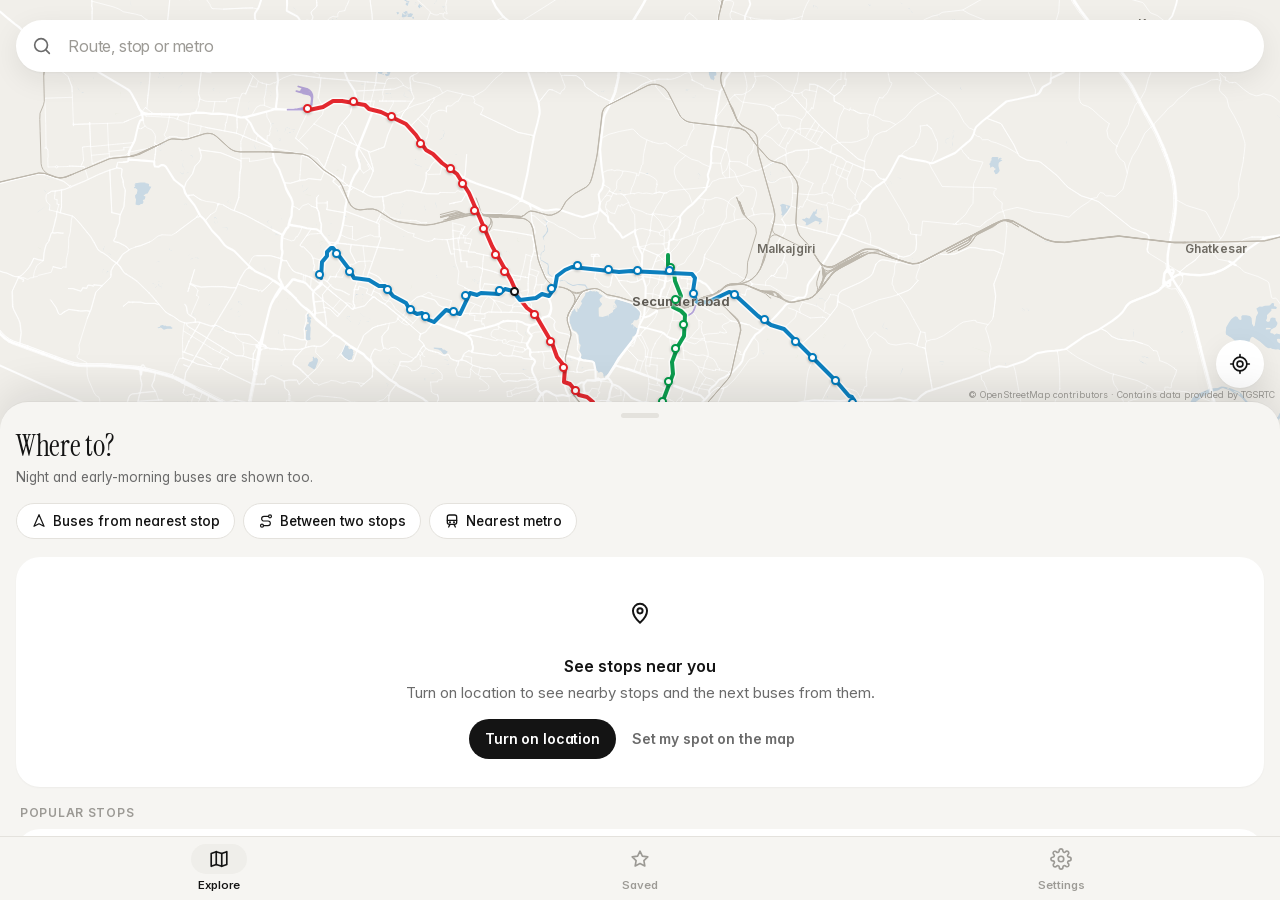
<file: assets/index.html>
<!doctype html>
<html lang="en">
<head>
<meta charset="utf-8">
<meta name="viewport" content="width=device-width, initial-scale=1, maximum-scale=1, user-scalable=no, viewport-fit=cover">
<title>Bus Bhai</title>
<link rel="stylesheet" href="lib/leaflet.css">
<link rel="stylesheet" href="css/app.css">
</head>
<body>
<div id="map" aria-label="Map"></div>

<!-- Top: search -->
<div class="top" id="top">
  <div class="searchbar" id="searchbar">
    <button class="icon-btn sb-left" id="sbBack" aria-label="Back"></button>
    <input id="q" type="search" autocomplete="off" autocapitalize="off" autocorrect="off" spellcheck="false" enterkeyhint="search">
    <button class="icon-btn sb-clear" id="sbClear" aria-label="Clear"></button>
  </div>
  <div class="banner" id="offline" hidden></div>
</div>

<!-- Search results overlay -->
<div class="search-panel" id="searchPanel" hidden>
  <div class="sp-inner" id="spInner"></div>
</div>

<!-- Map controls -->
<div class="fabs" id="fabs">
  <button class="fab" id="locate" aria-label="My location"></button>
</div>

<!-- Bottom sheet -->
<section class="sheet" id="sheet" data-snap="half">
  <div class="sheet-grip" id="grip"><span></span></div>
  <div class="sheet-body" id="sheetBody"></div>
</section>

<!-- Full pages -->
<section class="page" id="page-saved" hidden><div class="page-inner" id="savedInner"></div></section>
<section class="page" id="page-settings" hidden><div class="page-inner" id="settingsInner"></div></section>

<!-- Tabs -->
<nav class="tabbar" id="tabbar">
  <button class="tab active" data-tab="map"><i></i><span data-t="tabMap"></span></button>
  <button class="tab" data-tab="saved"><i></i><span data-t="tabSaved"></span></button>
  <button class="tab" data-tab="settings"><i></i><span data-t="tabSettings"></span></button>
</nav>

<!-- Modal -->
<div class="modal" id="modal" hidden><div class="modal-card" id="modalCard"></div></div>
<div class="toast" id="toast"></div>

<script src="lib/leaflet.js"></script>
<script src="lib/mqtt.min.js"></script>
<script src="js/core.js"></script>
<script src="js/i18n.js"></script>
<script src="js/icons.js"></script>
<script src="js/live.js"></script>
<script src="js/basemap.js"></script>
<script src="js/app.js"></script>
</body>
</html>
</file>
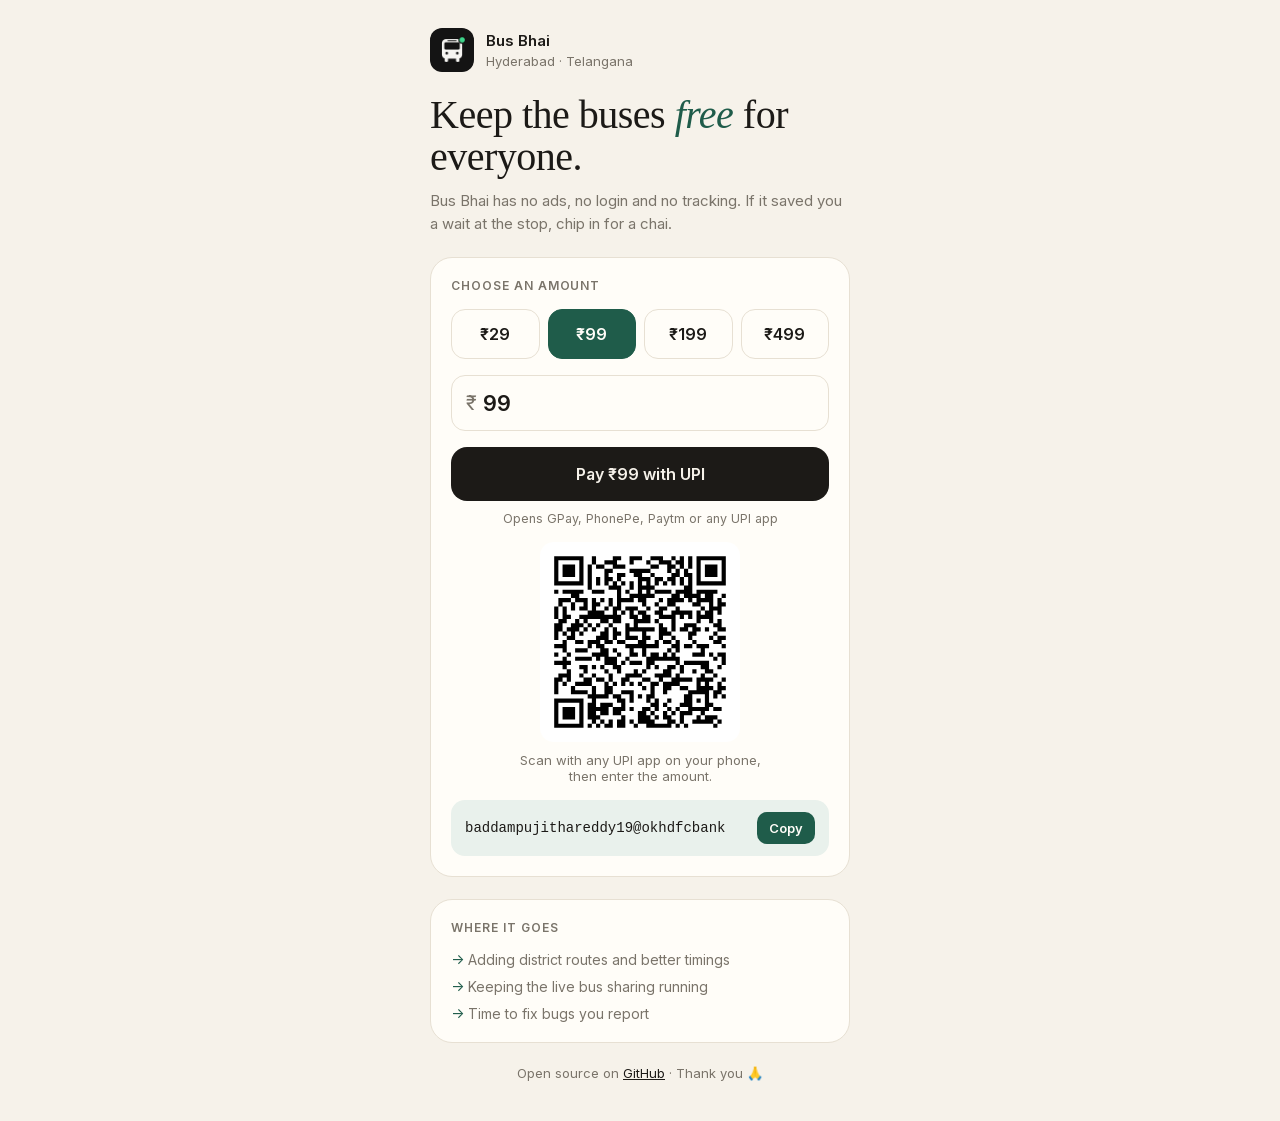
<file: docs/index.html>
<!doctype html>
<html lang="en">
<head>
<meta charset="utf-8">
<meta name="viewport" content="width=device-width,initial-scale=1,viewport-fit=cover">
<title>Support Bus Bhai</title>
<meta name="description" content="Bus Bhai is a free, open-source bus app for Hyderabad and Telangana. Chip in to keep it free.">
<meta name="theme-color" content="#F6F2EA">
<link rel="icon" href="icon.png">
<style>
@font-face{font-family:Inter;src:url(Inter.ttf);font-weight:100 900}
@font-face{font-family:Serif;src:url(InstrumentSerif.ttf)}
:root{--bg:#F6F2EA;--card:#FFFDF8;--ink:#1C1A17;--mute:#7A746A;--line:#E7E0D3;--acc:#1F5C4A;--acc2:#E9F1EC}
@media(prefers-color-scheme:dark){:root{--bg:#141311;--card:#1C1B18;--ink:#F3EFE7;--mute:#9B9488;--line:#2C2A26;--acc:#7CC4A6;--acc2:#1E2B26}}
*{box-sizing:border-box;margin:0;padding:0;-webkit-tap-highlight-color:transparent}
body{font-family:Inter,system-ui,sans-serif;background:var(--bg);color:var(--ink);min-height:100vh;display:flex;justify-content:center;padding:28px 18px 40px}
main{width:100%;max-width:420px;display:flex;flex-direction:column;gap:22px}
header{display:flex;align-items:center;gap:12px}
header img{width:44px;height:44px;border-radius:12px}
header b{font-weight:600;font-size:15px;display:block}
header span{font-size:13px;color:var(--mute)}
h1{font-family:Serif,Georgia,serif;font-weight:400;font-size:40px;line-height:1.05;letter-spacing:-.5px}
h1 i{color:var(--acc)}
p.lede{color:var(--mute);font-size:15px;line-height:1.5}
.card{background:var(--card);border:1px solid var(--line);border-radius:22px;padding:20px;display:flex;flex-direction:column;gap:16px}
.label{font-size:12px;letter-spacing:.08em;text-transform:uppercase;color:var(--mute);font-weight:600}
.chips{display:grid;grid-template-columns:repeat(4,1fr);gap:8px}
.chip{border:1px solid var(--line);background:transparent;color:var(--ink);border-radius:14px;padding:14px 0;font:600 16px Inter,sans-serif;cursor:pointer;transition:.15s}
.chip.on{background:var(--acc);border-color:var(--acc);color:var(--card)}
.amt{display:flex;align-items:center;border:1px solid var(--line);border-radius:14px;padding:0 14px;gap:6px}
.amt span{font-size:20px;color:var(--mute)}
.amt input{flex:1;border:0;background:transparent;color:var(--ink);font:600 22px Inter,sans-serif;padding:14px 0;outline:none;width:100%}
.pay{display:block;text-align:center;text-decoration:none;background:var(--ink);color:var(--bg);border-radius:16px;padding:17px;font:600 16px Inter,sans-serif;transition:.15s}
.pay:active{transform:scale(.98)}
.pay.off{opacity:.35;pointer-events:none}
.apps{font-size:12.5px;color:var(--mute);text-align:center}
.qr{display:none;flex-direction:column;align-items:center;gap:10px}
.qr img{width:200px;height:200px;background:#fff;border-radius:14px;padding:10px}
.qr small{color:var(--mute);font-size:13px;text-align:center}
@media(hover:hover) and (pointer:fine){.qr{display:flex}.mobile{display:none}}
.id{display:flex;align-items:center;justify-content:space-between;gap:10px;background:var(--acc2);border-radius:14px;padding:12px 14px}
.id code{font:500 14px ui-monospace,Menlo,monospace;word-break:break-all}
.id button{border:0;background:var(--acc);color:var(--card);border-radius:10px;padding:8px 12px;font:600 13px Inter,sans-serif;cursor:pointer;flex-shrink:0}
ul{list-style:none;display:flex;flex-direction:column;gap:10px;font-size:14px;color:var(--mute)}
ul li::before{content:"→ ";color:var(--acc)}
footer{text-align:center;font-size:13px;color:var(--mute)}
footer a{color:var(--ink)}
</style>
</head>
<body>
<main>
  <header><img src="icon.png" alt=""><div><b>Bus Bhai</b><span>Hyderabad · Telangana</span></div></header>
  <div>
    <h1>Keep the buses <i>free</i> for everyone.</h1>
    <p class="lede" style="margin-top:12px">Bus Bhai has no ads, no login and no tracking. If it saved you a wait at the stop, chip in for a chai.</p>
  </div>

  <section class="card">
    <div class="label">Choose an amount</div>
    <div class="chips">
      <button class="chip" data-v="29">₹29</button>
      <button class="chip on" data-v="99">₹99</button>
      <button class="chip" data-v="199">₹199</button>
      <button class="chip" data-v="499">₹499</button>
    </div>
    <label class="amt"><span>₹</span><input id="amt" inputmode="numeric" pattern="[0-9]*" value="99" aria-label="Amount"></label>
    <div class="mobile" style="display:flex;flex-direction:column;gap:10px">
      <a id="pay" class="pay" href="#">Pay ₹99 with UPI</a>
      <div class="apps">Opens GPay, PhonePe, Paytm or any UPI app</div>
    </div>
    <div class="qr">
      <img src="upi-qr.svg" alt="UPI QR code">
      <small>Scan with any UPI app on your phone,<br>then enter the amount.</small>
    </div>
    <div class="id"><code id="vpa">baddampujithareddy19@okhdfcbank</code><button id="copy">Copy</button></div>
  </section>

  <section class="card">
    <div class="label">Where it goes</div>
    <ul>
      <li>Adding district routes and better timings</li>
      <li>Keeping the live bus sharing running</li>
      <li>Time to fix bugs you report</li>
    </ul>
  </section>

  <footer>Open source on <a href="https://github.com/sniff-yt/Bus-bhai">GitHub</a> · Thank you 🙏</footer>
</main>
<script>
const VPA='baddampujithareddy19@okhdfcbank',amt=document.getElementById('amt'),pay=document.getElementById('pay');
function upd(){const v=parseInt(amt.value.replace(/\D/g,''))||0;amt.value=v||'';
 document.querySelectorAll('.chip').forEach(c=>c.classList.toggle('on',+c.dataset.v===v));
 pay.textContent=v?`Pay ₹${v} with UPI`:'Enter an amount';pay.classList.toggle('off',!v);
 pay.href='upi://pay?'+new URLSearchParams({pa:VPA,pn:'Bus Bhai',am:v+'.00',cu:'INR',tn:'Bus Bhai contribution'}).toString().replace(/\+/g,'%20');}
document.querySelectorAll('.chip').forEach(c=>c.onclick=()=>{amt.value=c.dataset.v;upd()});
amt.oninput=upd;upd();
document.getElementById('copy').onclick=e=>{navigator.clipboard.writeText(VPA).then(()=>{e.target.textContent='Copied';setTimeout(()=>e.target.textContent='Copy',1500)})};
</script>
</body>
</html>
</file>
<file: assets/lib/leaflet.css>
/* required styles */

.leaflet-pane,
.leaflet-tile,
.leaflet-marker-icon,
.leaflet-marker-shadow,
.leaflet-tile-container,
.leaflet-pane > svg,
.leaflet-pane > canvas,
.leaflet-zoom-box,
.leaflet-image-layer,
.leaflet-layer {
	position: absolute;
	left: 0;
	top: 0;
	}
.leaflet-container {
	overflow: hidden;
	}
.leaflet-tile,
.leaflet-marker-icon,
.leaflet-marker-shadow {
	-webkit-user-select: none;
	   -moz-user-select: none;
	        user-select: none;
	  -webkit-user-drag: none;
	}
/* Prevents IE11 from highlighting tiles in blue */
.leaflet-tile::selection {
	background: transparent;
}
/* Safari renders non-retina tile on retina better with this, but Chrome is worse */
.leaflet-safari .leaflet-tile {
	image-rendering: -webkit-optimize-contrast;
	}
/* hack that prevents hw layers "stretching" when loading new tiles */
.leaflet-safari .leaflet-tile-container {
	width: 1600px;
	height: 1600px;
	-webkit-transform-origin: 0 0;
	}
.leaflet-marker-icon,
.leaflet-marker-shadow {
	display: block;
	}
/* .leaflet-container svg: reset svg max-width decleration shipped in Joomla! (joomla.org) 3.x */
/* .leaflet-container img: map is broken in FF if you have max-width: 100% on tiles */
.leaflet-container .leaflet-overlay-pane svg {
	max-width: none !important;
	max-height: none !important;
	}
.leaflet-container .leaflet-marker-pane img,
.leaflet-container .leaflet-shadow-pane img,
.leaflet-container .leaflet-tile-pane img,
.leaflet-container img.leaflet-image-layer,
.leaflet-container .leaflet-tile {
	max-width: none !important;
	max-height: none !important;
	width: auto;
	padding: 0;
	}

.leaflet-container img.leaflet-tile {
	/* See: https://bugs.chromium.org/p/chromium/issues/detail?id=600120 */
	mix-blend-mode: plus-lighter;
}

.leaflet-container.leaflet-touch-zoom {
	-ms-touch-action: pan-x pan-y;
	touch-action: pan-x pan-y;
	}
.leaflet-container.leaflet-touch-drag {
	-ms-touch-action: pinch-zoom;
	/* Fallback for FF which doesn't support pinch-zoom */
	touch-action: none;
	touch-action: pinch-zoom;
}
.leaflet-container.leaflet-touch-drag.leaflet-touch-zoom {
	-ms-touch-action: none;
	touch-action: none;
}
.leaflet-container {
	-webkit-tap-highlight-color: transparent;
}
.leaflet-container a {
	-webkit-tap-highlight-color: rgba(51, 181, 229, 0.4);
}
.leaflet-tile {
	filter: inherit;
	visibility: hidden;
	}
.leaflet-tile-loaded {
	visibility: inherit;
	}
.leaflet-zoom-box {
	width: 0;
	height: 0;
	-moz-box-sizing: border-box;
	     box-sizing: border-box;
	z-index: 800;
	}
/* workaround for https://bugzilla.mozilla.org/show_bug.cgi?id=888319 */
.leaflet-overlay-pane svg {
	-moz-user-select: none;
	}

.leaflet-pane         { z-index: 400; }

.leaflet-tile-pane    { z-index: 200; }
.leaflet-overlay-pane { z-index: 400; }
.leaflet-shadow-pane  { z-index: 500; }
.leaflet-marker-pane  { z-index: 600; }
.leaflet-tooltip-pane   { z-index: 650; }
.leaflet-popup-pane   { z-index: 700; }

.leaflet-map-pane canvas { z-index: 100; }
.leaflet-map-pane svg    { z-index: 200; }

.leaflet-vml-shape {
	width: 1px;
	height: 1px;
	}
.lvml {
	behavior: url(#default#VML);
	display: inline-block;
	position: absolute;
	}


/* control positioning */

.leaflet-control {
	position: relative;
	z-index: 800;
	pointer-events: visiblePainted; /* IE 9-10 doesn't have auto */
	pointer-events: auto;
	}
.leaflet-top,
.leaflet-bottom {
	position: absolute;
	z-index: 1000;
	pointer-events: none;
	}
.leaflet-top {
	top: 0;
	}
.leaflet-right {
	right: 0;
	}
.leaflet-bottom {
	bottom: 0;
	}
.leaflet-left {
	left: 0;
	}
.leaflet-control {
	float: left;
	clear: both;
	}
.leaflet-right .leaflet-control {
	float: right;
	}
.leaflet-top .leaflet-control {
	margin-top: 10px;
	}
.leaflet-bottom .leaflet-control {
	margin-bottom: 10px;
	}
.leaflet-left .leaflet-control {
	margin-left: 10px;
	}
.leaflet-right .leaflet-control {
	margin-right: 10px;
	}


/* zoom and fade animations */

.leaflet-fade-anim .leaflet-popup {
	opacity: 0;
	-webkit-transition: opacity 0.2s linear;
	   -moz-transition: opacity 0.2s linear;
	        transition: opacity 0.2s linear;
	}
.leaflet-fade-anim .leaflet-map-pane .leaflet-popup {
	opacity: 1;
	}
.leaflet-zoom-animated {
	-webkit-transform-origin: 0 0;
	    -ms-transform-origin: 0 0;
	        transform-origin: 0 0;
	}
svg.leaflet-zoom-animated {
	will-change: transform;
}

.leaflet-zoom-anim .leaflet-zoom-animated {
	-webkit-transition: -webkit-transform 0.25s cubic-bezier(0,0,0.25,1);
	   -moz-transition:    -moz-transform 0.25s cubic-bezier(0,0,0.25,1);
	        transition:         transform 0.25s cubic-bezier(0,0,0.25,1);
	}
.leaflet-zoom-anim .leaflet-tile,
.leaflet-pan-anim .leaflet-tile {
	-webkit-transition: none;
	   -moz-transition: none;
	        transition: none;
	}

.leaflet-zoom-anim .leaflet-zoom-hide {
	visibility: hidden;
	}


/* cursors */

.leaflet-interactive {
	cursor: pointer;
	}
.leaflet-grab {
	cursor: -webkit-grab;
	cursor:    -moz-grab;
	cursor:         grab;
	}
.leaflet-crosshair,
.leaflet-crosshair .leaflet-interactive {
	cursor: crosshair;
	}
.leaflet-popup-pane,
.leaflet-control {
	cursor: auto;
	}
.leaflet-dragging .leaflet-grab,
.leaflet-dragging .leaflet-grab .leaflet-interactive,
.leaflet-dragging .leaflet-marker-draggable {
	cursor: move;
	cursor: -webkit-grabbing;
	cursor:    -moz-grabbing;
	cursor:         grabbing;
	}

/* marker & overlays interactivity */
.leaflet-marker-icon,
.leaflet-marker-shadow,
.leaflet-image-layer,
.leaflet-pane > svg path,
.leaflet-tile-container {
	pointer-events: none;
	}

.leaflet-marker-icon.leaflet-interactive,
.leaflet-image-layer.leaflet-interactive,
.leaflet-pane > svg path.leaflet-interactive,
svg.leaflet-image-layer.leaflet-interactive path {
	pointer-events: visiblePainted; /* IE 9-10 doesn't have auto */
	pointer-events: auto;
	}

/* visual tweaks */

.leaflet-container {
	background: #ddd;
	outline-offset: 1px;
	}
.leaflet-container a {
	color: #0078A8;
	}
.leaflet-zoom-box {
	border: 2px dotted #38f;
	background: rgba(255,255,255,0.5);
	}


/* general typography */
.leaflet-container {
	font-family: "Helvetica Neue", Arial, Helvetica, sans-serif;
	font-size: 12px;
	font-size: 0.75rem;
	line-height: 1.5;
	}


/* general toolbar styles */

.leaflet-bar {
	box-shadow: 0 1px 5px rgba(0,0,0,0.65);
	border-radius: 4px;
	}
.leaflet-bar a {
	background-color: #fff;
	border-bottom: 1px solid #ccc;
	width: 26px;
	height: 26px;
	line-height: 26px;
	display: block;
	text-align: center;
	text-decoration: none;
	color: black;
	}
.leaflet-bar a,
.leaflet-control-layers-toggle {
	background-position: 50% 50%;
	background-repeat: no-repeat;
	display: block;
	}
.leaflet-bar a:hover,
.leaflet-bar a:focus {
	background-color: #f4f4f4;
	}
.leaflet-bar a:first-child {
	border-top-left-radius: 4px;
	border-top-right-radius: 4px;
	}
.leaflet-bar a:last-child {
	border-bottom-left-radius: 4px;
	border-bottom-right-radius: 4px;
	border-bottom: none;
	}
.leaflet-bar a.leaflet-disabled {
	cursor: default;
	background-color: #f4f4f4;
	color: #bbb;
	}

.leaflet-touch .leaflet-bar a {
	width: 30px;
	height: 30px;
	line-height: 30px;
	}
.leaflet-touch .leaflet-bar a:first-child {
	border-top-left-radius: 2px;
	border-top-right-radius: 2px;
	}
.leaflet-touch .leaflet-bar a:last-child {
	border-bottom-left-radius: 2px;
	border-bottom-right-radius: 2px;
	}

/* zoom control */

.leaflet-control-zoom-in,
.leaflet-control-zoom-out {
	font: bold 18px 'Lucida Console', Monaco, monospace;
	text-indent: 1px;
	}

.leaflet-touch .leaflet-control-zoom-in, .leaflet-touch .leaflet-control-zoom-out  {
	font-size: 22px;
	}


/* layers control */

.leaflet-control-layers {
	box-shadow: 0 1px 5px rgba(0,0,0,0.4);
	background: #fff;
	border-radius: 5px;
	}
.leaflet-control-layers-toggle {
	background-image: url(images/layers.png);
	width: 36px;
	height: 36px;
	}
.leaflet-retina .leaflet-control-layers-toggle {
	background-image: url(images/layers-2x.png);
	background-size: 26px 26px;
	}
.leaflet-touch .leaflet-control-layers-toggle {
	width: 44px;
	height: 44px;
	}
.leaflet-control-layers .leaflet-control-layers-list,
.leaflet-control-layers-expanded .leaflet-control-layers-toggle {
	display: none;
	}
.leaflet-control-layers-expanded .leaflet-control-layers-list {
	display: block;
	position: relative;
	}
.leaflet-control-layers-expanded {
	padding: 6px 10px 6px 6px;
	color: #333;
	background: #fff;
	}
.leaflet-control-layers-scrollbar {
	overflow-y: scroll;
	overflow-x: hidden;
	padding-right: 5px;
	}
.leaflet-control-layers-selector {
	margin-top: 2px;
	position: relative;
	top: 1px;
	}
.leaflet-control-layers label {
	display: block;
	font-size: 13px;
	font-size: 1.08333em;
	}
.leaflet-control-layers-separator {
	height: 0;
	border-top: 1px solid #ddd;
	margin: 5px -10px 5px -6px;
	}

/* Default icon URLs */
.leaflet-default-icon-path { /* used only in path-guessing heuristic, see L.Icon.Default */
	background-image: url(images/marker-icon.png);
	}


/* attribution and scale controls */

.leaflet-container .leaflet-control-attribution {
	background: #fff;
	background: rgba(255, 255, 255, 0.8);
	margin: 0;
	}
.leaflet-control-attribution,
.leaflet-control-scale-line {
	padding: 0 5px;
	color: #333;
	line-height: 1.4;
	}
.leaflet-control-attribution a {
	text-decoration: none;
	}
.leaflet-control-attribution a:hover,
.leaflet-control-attribution a:focus {
	text-decoration: underline;
	}
.leaflet-attribution-flag {
	display: inline !important;
	vertical-align: baseline !important;
	width: 1em;
	height: 0.6669em;
	}
.leaflet-left .leaflet-control-scale {
	margin-left: 5px;
	}
.leaflet-bottom .leaflet-control-scale {
	margin-bottom: 5px;
	}
.leaflet-control-scale-line {
	border: 2px solid #777;
	border-top: none;
	line-height: 1.1;
	padding: 2px 5px 1px;
	white-space: nowrap;
	-moz-box-sizing: border-box;
	     box-sizing: border-box;
	background: rgba(255, 255, 255, 0.8);
	text-shadow: 1px 1px #fff;
	}
.leaflet-control-scale-line:not(:first-child) {
	border-top: 2px solid #777;
	border-bottom: none;
	margin-top: -2px;
	}
.leaflet-control-scale-line:not(:first-child):not(:last-child) {
	border-bottom: 2px solid #777;
	}

.leaflet-touch .leaflet-control-attribution,
.leaflet-touch .leaflet-control-layers,
.leaflet-touch .leaflet-bar {
	box-shadow: none;
	}
.leaflet-touch .leaflet-control-layers,
.leaflet-touch .leaflet-bar {
	border: 2px solid rgba(0,0,0,0.2);
	background-clip: padding-box;
	}


/* popup */

.leaflet-popup {
	position: absolute;
	text-align: center;
	margin-bottom: 20px;
	}
.leaflet-popup-content-wrapper {
	padding: 1px;
	text-align: left;
	border-radius: 12px;
	}
.leaflet-popup-content {
	margin: 13px 24px 13px 20px;
	line-height: 1.3;
	font-size: 13px;
	font-size: 1.08333em;
	min-height: 1px;
	}
.leaflet-popup-content p {
	margin: 17px 0;
	margin: 1.3em 0;
	}
.leaflet-popup-tip-container {
	width: 40px;
	height: 20px;
	position: absolute;
	left: 50%;
	margin-top: -1px;
	margin-left: -20px;
	overflow: hidden;
	pointer-events: none;
	}
.leaflet-popup-tip {
	width: 17px;
	height: 17px;
	padding: 1px;

	margin: -10px auto 0;
	pointer-events: auto;

	-webkit-transform: rotate(45deg);
	   -moz-transform: rotate(45deg);
	    -ms-transform: rotate(45deg);
	        transform: rotate(45deg);
	}
.leaflet-popup-content-wrapper,
.leaflet-popup-tip {
	background: white;
	color: #333;
	box-shadow: 0 3px 14px rgba(0,0,0,0.4);
	}
.leaflet-container a.leaflet-popup-close-button {
	position: absolute;
	top: 0;
	right: 0;
	border: none;
	text-align: center;
	width: 24px;
	height: 24px;
	font: 16px/24px Tahoma, Verdana, sans-serif;
	color: #757575;
	text-decoration: none;
	background: transparent;
	}
.leaflet-container a.leaflet-popup-close-button:hover,
.leaflet-container a.leaflet-popup-close-button:focus {
	color: #585858;
	}
.leaflet-popup-scrolled {
	overflow: auto;
	}

.leaflet-oldie .leaflet-popup-content-wrapper {
	-ms-zoom: 1;
	}
.leaflet-oldie .leaflet-popup-tip {
	width: 24px;
	margin: 0 auto;

	-ms-filter: "progid:DXImageTransform.Microsoft.Matrix(M11=0.70710678, M12=0.70710678, M21=-0.70710678, M22=0.70710678)";
	filter: progid:DXImageTransform.Microsoft.Matrix(M11=0.70710678, M12=0.70710678, M21=-0.70710678, M22=0.70710678);
	}

.leaflet-oldie .leaflet-control-zoom,
.leaflet-oldie .leaflet-control-layers,
.leaflet-oldie .leaflet-popup-content-wrapper,
.leaflet-oldie .leaflet-popup-tip {
	border: 1px solid #999;
	}


/* div icon */

.leaflet-div-icon {
	background: #fff;
	border: 1px solid #666;
	}


/* Tooltip */
/* Base styles for the element that has a tooltip */
.leaflet-tooltip {
	position: absolute;
	padding: 6px;
	background-color: #fff;
	border: 1px solid #fff;
	border-radius: 3px;
	color: #222;
	white-space: nowrap;
	-webkit-user-select: none;
	-moz-user-select: none;
	-ms-user-select: none;
	user-select: none;
	pointer-events: none;
	box-shadow: 0 1px 3px rgba(0,0,0,0.4);
	}
.leaflet-tooltip.leaflet-interactive {
	cursor: pointer;
	pointer-events: auto;
	}
.leaflet-tooltip-top:before,
.leaflet-tooltip-bottom:before,
.leaflet-tooltip-left:before,
.leaflet-tooltip-right:before {
	position: absolute;
	pointer-events: none;
	border: 6px solid transparent;
	background: transparent;
	content: "";
	}

/* Directions */

.leaflet-tooltip-bottom {
	margin-top: 6px;
}
.leaflet-tooltip-top {
	margin-top: -6px;
}
.leaflet-tooltip-bottom:before,
.leaflet-tooltip-top:before {
	left: 50%;
	margin-left: -6px;
	}
.leaflet-tooltip-top:before {
	bottom: 0;
	margin-bottom: -12px;
	border-top-color: #fff;
	}
.leaflet-tooltip-bottom:before {
	top: 0;
	margin-top: -12px;
	margin-left: -6px;
	border-bottom-color: #fff;
	}
.leaflet-tooltip-left {
	margin-left: -6px;
}
.leaflet-tooltip-right {
	margin-left: 6px;
}
.leaflet-tooltip-left:before,
.leaflet-tooltip-right:before {
	top: 50%;
	margin-top: -6px;
	}
.leaflet-tooltip-left:before {
	right: 0;
	margin-right: -12px;
	border-left-color: #fff;
	}
.leaflet-tooltip-right:before {
	left: 0;
	margin-left: -12px;
	border-right-color: #fff;
	}

/* Printing */

@media print {
	/* Prevent printers from removing background-images of controls. */
	.leaflet-control {
		-webkit-print-color-adjust: exact;
		print-color-adjust: exact;
		}
	}
</file>
<file: assets/css/app.css>
@font-face { font-family: 'Inter'; src: url('../fonts/Inter.ttf') format('truetype'); font-weight: 100 900; font-display: swap; }
@font-face { font-family: 'Noto Sans Telugu UI'; src: url('../fonts/NotoSansTelugu.ttf') format('truetype'); font-weight: 400 700; unicode-range: U+0C00-0C7F, U+200C-200D, U+25CC; font-display: swap; }
@font-face { font-family: 'Instrument Serif'; src: url('../fonts/InstrumentSerif.ttf') format('truetype'); font-weight: 400; font-display: swap; }

:root {
  --bg: #F6F5F2; --surface: #FFFFFF; --surface2: #EFEEEA; --text: #141414; --sub: #6B6B6B; --faint: #9C9A95;
  --line: #E4E2DD; --ink: #141414; --on-ink: #FFFFFF; --live: #1F9D5C; --live-soft: rgba(31,157,92,.12);
  --warn: #B4690E; --warn-soft: rgba(180,105,14,.12); --route: #141414;
  --shadow: 0 1px 2px rgba(20,20,20,.04), 0 8px 28px rgba(20,20,20,.08);
  --shadow-lg: 0 -1px 0 rgba(20,20,20,.03), 0 -12px 40px rgba(20,20,20,.10);
  --r-lg: 24px; --r-md: 18px; --r-sm: 12px;
  --top: 12px; --tabh: 64px;
  --sans: 'Inter', 'Noto Sans Telugu UI', 'Noto Sans Telugu', system-ui, -apple-system, 'Segoe UI', Roboto, sans-serif;
  --serif: 'Instrument Serif', 'Noto Serif', Georgia, serif;
  --ease: cubic-bezier(.2,.8,.2,1);
}
html.dark {
  --bg: #0C0C0D; --surface: #161618; --surface2: #232326; --text: #F3F3F1; --sub: #9A9A9A; --faint: #6E6E70;
  --line: #2A2A2D; --ink: #F3F3F1; --on-ink: #0C0C0D; --live: #3DD68C; --live-soft: rgba(61,214,140,.14);
  --warn: #F0A848; --warn-soft: rgba(240,168,72,.14); --route: #F3F3F1;
  --shadow: 0 1px 2px rgba(0,0,0,.3), 0 8px 28px rgba(0,0,0,.45);
  --shadow-lg: 0 -12px 40px rgba(0,0,0,.5);
}
html.te { --sans: 'Inter', 'Noto Sans Telugu UI', 'Noto Sans Telugu', system-ui, sans-serif; }

* { box-sizing: border-box; -webkit-tap-highlight-color: transparent; }
html, body { margin: 0; height: 100%; overflow: hidden; background: var(--bg); color: var(--text); font-family: var(--sans);
  font-size: 15px; line-height: 1.4; -webkit-font-smoothing: antialiased; font-feature-settings: 'cv11', 'ss01'; }
button { font: inherit; color: inherit; border: 0; background: none; padding: 0; cursor: pointer; }
input, textarea { font: inherit; color: inherit; }
svg { display: block; }
[hidden] { display: none !important; }
:focus { outline: none; }
:focus-visible { outline: 2px solid var(--live); outline-offset: 2px; }
h3:focus, h3:focus-visible { outline: none; }

/* ---------- Map ---------- */
#map { position: fixed; inset: 0; background: var(--surface2); z-index: 0; }
.leaflet-container { background: var(--surface2); font-family: var(--sans); }
.leaflet-control-attribution { background: transparent !important; color: var(--faint) !important; font-size: 9px; }
.leaflet-control-attribution a { color: var(--faint) !important; }
.leaflet-bottom.leaflet-right { bottom: calc(var(--tabh) + var(--sheet-peek, 0px)); }
.leaflet-control-zoom { display: none; }


.me-dot { width: 18px; height: 18px; border-radius: 50%; background: #2F7BF6; border: 3px solid #fff; box-shadow: 0 0 0 6px rgba(47,123,246,.18), 0 2px 6px rgba(0,0,0,.25); }
.stop-dot { width: 12px; height: 12px; border-radius: 50%; background: var(--surface); border: 2.5px solid var(--route); box-shadow: 0 1px 3px rgba(0,0,0,.2); }
.stop-dot.end { width: 16px; height: 16px; background: var(--route); border-color: var(--surface); }
.stop-dot.sel { width: 18px; height: 18px; border-width: 4px; }
.place-dot { width: 14px; height: 14px; border-radius: 50%; background: var(--ink); border: 3px solid var(--surface); box-shadow: 0 1px 4px rgba(0,0,0,.25); }
.near-dot { width: 10px; height: 10px; border-radius: 50%; background: var(--surface); border: 2.5px solid var(--sub); }
.bus-mk { display: flex; align-items: center; gap: 5px; padding: 5px 9px 5px 6px; border-radius: 999px; background: var(--live); color: #fff;
  font-weight: 650; font-size: 12px; white-space: nowrap; box-shadow: 0 4px 14px rgba(0,0,0,.25); transform: translate(-50%, -50%); position: absolute; }
.bus-mk svg { width: 15px; height: 15px; }
.bus-mk .hs { font-weight: 500; opacity: .85; }
.zfar .bus-mk .hs { display: none; }
.bus-mk::after { content: ''; position: absolute; inset: -6px; border-radius: 999px; border: 2px solid var(--live); opacity: .0; animation: ping 2s var(--ease) infinite; }
.bus-mk.me { background: #2F7BF6; }
.bus-mk.me::after { border-color: #2F7BF6; }
@keyframes ping { 0% { opacity: .55; transform: scale(.9); } 100% { opacity: 0; transform: scale(1.35); } }

/* ---------- Top search ---------- */
.top { position: fixed; left: 0; right: 0; top: 0; padding: calc(var(--top) + 8px) 16px 0; z-index: 30; pointer-events: none; }
.top > * { pointer-events: auto; }
.searchbar { height: 52px; border-radius: 999px; background: var(--surface); box-shadow: var(--shadow); display: flex; align-items: center; padding: 0 6px 0 4px; gap: 2px;
  transition: box-shadow .25s var(--ease); }
.searchbar input { flex: 1; min-width: 0; border: 0; outline: 0; background: transparent; height: 100%; font-size: 16px; font-weight: 450; letter-spacing: -.01em; }
.searchbar input::placeholder { color: var(--faint); font-weight: 400; }
.searchbar input::-webkit-search-cancel-button { display: none; }
.icon-btn { width: 44px; height: 44px; border-radius: 50%; display: grid; place-items: center; flex: none; color: var(--text); transition: background .15s; }
.icon-btn:active { background: var(--surface2); }
.icon-btn svg { width: 22px; height: 22px; }
.sb-left svg { color: var(--sub); }
.banner { margin: 10px auto 0; width: max-content; max-width: 100%; display: flex; align-items: center; gap: 8px; padding: 8px 14px; border-radius: 999px;
  background: var(--ink); color: var(--on-ink); font-size: 13px; font-weight: 500; box-shadow: var(--shadow); animation: drop .35s var(--ease); }
.banner svg { width: 16px; height: 16px; }
@keyframes drop { from { opacity: 0; transform: translateY(-8px); } }

/* ---------- Search panel ---------- */
.search-panel { position: fixed; inset: 0; z-index: 25; background: var(--bg); padding: calc(var(--top) + 72px) 0 0; animation: fade .2s var(--ease); }
@keyframes fade { from { opacity: 0; } }
.sp-inner { height: 100%; overflow-y: auto; padding: 4px 16px calc(var(--tabh) + 24px); -webkit-overflow-scrolling: touch; }
.section-label { font-size: 12px; font-weight: 600; letter-spacing: .06em; text-transform: uppercase; color: var(--faint); margin: 18px 4px 8px; }
html.te .section-label { text-transform: none; letter-spacing: 0; font-size: 13px; }

/* ---------- Lists / cards ---------- */
.card { background: var(--surface); border-radius: var(--r-lg); box-shadow: 0 1px 2px rgba(20,20,20,.04); overflow: hidden; }
html.dark .card { box-shadow: none; }
.row { display: flex; align-items: center; gap: 14px; padding: 14px 16px; min-height: 60px; width: 100%; text-align: left; position: relative; transition: background .15s; }
.row + .row::before { content: ''; position: absolute; top: 0; left: 16px; right: 16px; height: 1px; background: var(--line); }
.row:active { background: var(--surface2); }
.row .grow { flex: 1; min-width: 0; }
.row .title { font-weight: 560; font-size: 15.5px; letter-spacing: -.01em; white-space: nowrap; overflow: hidden; text-overflow: ellipsis; }
.row .meta { color: var(--sub); font-size: 13px; margin-top: 2px; white-space: nowrap; overflow: hidden; text-overflow: ellipsis; }
.row .lead { width: 40px; height: 40px; border-radius: 50%; background: var(--surface2); display: grid; place-items: center; flex: none; color: var(--text); }
.row .lead svg { width: 20px; height: 20px; }
.row .trail { text-align: right; flex: none; }
.chev { color: var(--faint); width: 18px; height: 18px; flex: none; }

.rpill { display: inline-flex; align-items: center; justify-content: center; min-width: 44px; height: 30px; padding: 0 10px; border-radius: 999px;
  background: var(--ink); color: var(--on-ink); font-weight: 650; font-size: 13.5px; letter-spacing: -.01em; flex: none; font-variant-numeric: tabular-nums; }
.rpill.sm { min-width: 0; height: 22px; padding: 0 8px; font-size: 11.5px; background: var(--surface2); color: var(--text); font-weight: 600; }
.rpills { display: flex; gap: 5px; flex-wrap: nowrap; overflow: hidden; margin-top: 6px; }

.eta { font-weight: 650; font-size: 16px; letter-spacing: -.02em; font-variant-numeric: tabular-nums; white-space: nowrap; }
.eta small { font-size: 12px; font-weight: 550; margin-left: 1px; }
.eta.live { color: var(--live); }
.tag { display: inline-flex; align-items: center; gap: 5px; font-size: 11px; font-weight: 600; letter-spacing: .02em; color: var(--faint); margin-top: 2px; }
.tag.live { color: var(--live); }
.tag .pulse { width: 6px; height: 6px; border-radius: 50%; background: var(--live); box-shadow: 0 0 0 0 var(--live); animation: pulse 1.6s infinite; }
@keyframes pulse { 0% { box-shadow: 0 0 0 0 rgba(31,157,92,.5); } 100% { box-shadow: 0 0 0 7px rgba(31,157,92,0); } }

.chip { height: 36px; padding: 0 14px; border-radius: 999px; background: var(--surface); border: 1px solid var(--line); font-size: 13.5px; font-weight: 520;
  display: inline-flex; align-items: center; gap: 6px; white-space: nowrap; flex: none; transition: background .15s, border-color .15s; }
.chip svg { width: 16px; height: 16px; }
.chip.on { background: var(--ink); color: var(--on-ink); border-color: var(--ink); }
.chips { display: flex; gap: 8px; overflow-x: auto; scrollbar-width: none; padding: 2px 0; }
.chips::-webkit-scrollbar { display: none; }

.btn { height: 52px; border-radius: 999px; padding: 0 22px; display: inline-flex; align-items: center; justify-content: center; gap: 10px; font-weight: 600; font-size: 15.5px;
  letter-spacing: -.01em; transition: transform .12s var(--ease), background .2s, opacity .2s; }
.btn:active { transform: scale(.98); }
.btn svg { width: 20px; height: 20px; }
.btn.ink { background: var(--ink); color: var(--on-ink); }
.btn.soft { background: var(--surface2); color: var(--text); }
.btn.live { background: var(--live); color: #fff; }
.btn.block { width: 100%; }
.btn.sm { height: 40px; padding: 0 16px; font-size: 14px; }
.btn[disabled] { opacity: .45; }
.round-btn { width: 44px; height: 44px; border-radius: 50%; background: var(--surface2); display: grid; place-items: center; flex: none; transition: background .15s, transform .12s; }
.round-btn:active { transform: scale(.94); }
.round-btn svg { width: 21px; height: 21px; }
.round-btn.on { color: #E8A317; }

/* ---------- FABs ---------- */
.fabs { position: fixed; right: 16px; z-index: 15; display: flex; flex-direction: column; gap: 10px; transition: transform .38s var(--ease), opacity .2s; }
.fab { width: 48px; height: 48px; border-radius: 50%; background: var(--surface); box-shadow: var(--shadow); display: grid; place-items: center; color: var(--text); }
.fab svg { width: 22px; height: 22px; }
.fab.on { color: #2F7BF6; }

/* ---------- Sheet ---------- */
.sheet { position: fixed; left: 0; right: 0; bottom: var(--tabh); z-index: 20; background: var(--bg); border-radius: 28px 28px 0 0; box-shadow: var(--shadow-lg);
  height: calc(100% - var(--tabh) - var(--top) - 76px); display: flex; flex-direction: column; transform: translateY(var(--sheet-y, 50%));
  transition: transform .42s var(--ease); will-change: transform; touch-action: none; }
.sheet.dragging { transition: none; }
.sheet-grip { height: 26px; display: grid; place-items: center; flex: none; cursor: grab; }
.sheet-grip span { width: 38px; height: 5px; border-radius: 3px; background: var(--line); }
html.dark .sheet-grip span { background: #3A3A3E; }
.sheet-body { flex: 1; overflow-y: auto; overscroll-behavior: contain; padding: 0 16px 28px; -webkit-overflow-scrolling: touch; touch-action: pan-y; }
.view-enter { animation: viewIn .32s var(--ease); }
@keyframes viewIn { from { opacity: 0; transform: translateY(10px); } }

.sh-head { display: flex; align-items: flex-start; gap: 12px; padding: 2px 0 14px; }
.sh-head .grow { flex: 1; min-width: 0; }
.h1 { font-family: var(--serif); font-weight: 400; font-size: 30px; line-height: 1.08; letter-spacing: -.01em; margin: 0; }
html.te .h1 { font-family: var(--sans); font-weight: 650; font-size: 24px; letter-spacing: 0; }
.h1 .arrow { color: var(--faint); font-family: var(--sans); font-size: 22px; margin: 0 2px; }
.sub { color: var(--sub); font-size: 13.5px; margin-top: 6px; }
.big-route { font-family: var(--sans); font-weight: 700; font-size: 15px; background: var(--ink); color: var(--on-ink); border-radius: 999px; padding: 6px 12px;
  display: inline-block; margin-bottom: 10px; letter-spacing: -.01em; }

.status { display: flex; align-items: center; gap: 12px; padding: 14px 16px; border-radius: var(--r-md); background: var(--surface); margin-bottom: 12px; }
.status .ic { width: 36px; height: 36px; border-radius: 50%; display: grid; place-items: center; background: var(--surface2); flex: none; }
.status .ic svg { width: 19px; height: 19px; }
.status.live .ic { background: var(--live-soft); color: var(--live); }
.status .t1 { font-weight: 600; font-size: 14.5px; }
.status .t2 { color: var(--sub); font-size: 12.5px; margin-top: 1px; }
.status .grow { flex: 1; min-width: 0; }

.share-wrap { margin: 4px 0 18px; }
.share-note { color: var(--faint); font-size: 12px; text-align: center; margin-top: 8px; }

/* timeline */
.tl { position: relative; padding: 6px 0; }
.tl-row { display: flex; align-items: center; gap: 14px; min-height: 52px; padding: 6px 4px 6px 0; position: relative; width: 100%; text-align: left; border-radius: 14px; }
.tl-row:active { background: var(--surface2); }
.tl-rail { width: 28px; align-self: stretch; position: relative; flex: none; }
.tl-rail::before { content: ''; position: absolute; left: 50%; top: 0; bottom: 0; width: 3px; margin-left: -1.5px; background: var(--line); }
.tl-row.passed .tl-rail::before { background: var(--line); opacity: .6; }
.tl-row:first-child .tl-rail::before { top: 50%; }
.tl-row:last-child .tl-rail::before { bottom: 50%; }
.tl-rail i { position: absolute; left: 50%; top: 50%; width: 12px; height: 12px; margin: -6px 0 0 -6px; border-radius: 50%; background: var(--bg); border: 2.5px solid var(--text); }
.tl-row:first-child .tl-rail i, .tl-row:last-child .tl-rail i { background: var(--text); }
.tl-row.passed .tl-rail i { border-color: var(--faint); }
.tl-row.passed .tname { color: var(--faint); }
.tl-row.sel { background: var(--surface); }
.tl-row.sel .tl-rail i { width: 16px; height: 16px; margin: -8px 0 0 -8px; border-width: 4px; }
.tname { flex: 1; min-width: 0; font-size: 15px; font-weight: 500; white-space: nowrap; overflow: hidden; text-overflow: ellipsis; }
.tl-row.sel .tname { font-weight: 650; }
.tl-row .trail { text-align: right; }
.tl-row .eta { font-size: 14.5px; }
.tl-row .clock { color: var(--sub); font-size: 13.5px; font-variant-numeric: tabular-nums; }
.tl-bus { position: absolute; left: 1px; width: 26px; height: 26px; margin-top: -13px; border-radius: 50%; background: var(--live); color: #fff; display: grid; place-items: center; z-index: 2;
  box-shadow: 0 0 0 4px var(--bg); transition: top .8s var(--ease); }
.tl-bus.me { background: #2F7BF6; }
.tl-bus svg { width: 15px; height: 15px; }
.sel-actions { display: flex; gap: 8px; padding: 2px 0 10px 42px; animation: viewIn .25s var(--ease); }

.link-row { display: flex; align-items: center; gap: 10px; padding: 16px 4px; color: var(--sub); font-size: 14px; font-weight: 500; width: 100%; }
.link-row svg { width: 18px; height: 18px; }
.foot { color: var(--faint); font-size: 11.5px; text-align: center; padding: 18px 0 4px; }

.empty { text-align: center; padding: 28px 20px; color: var(--sub); }
.empty .ill { width: 56px; height: 56px; border-radius: 50%; background: var(--surface); display: grid; place-items: center; margin: 0 auto 14px; color: var(--text); }
.empty .ill svg { width: 26px; height: 26px; }
.empty .t1 { color: var(--text); font-weight: 600; font-size: 16px; margin-bottom: 4px; }
.empty .btn { margin-top: 16px; }

.variants { margin: -4px 0 14px; }

/* ---------- Pages ---------- */
.page { position: fixed; left: 0; right: 0; top: 0; bottom: var(--tabh); z-index: 35; background: var(--bg); animation: pageIn .3s var(--ease); }
@keyframes pageIn { from { opacity: 0; transform: translateY(14px); } }
.page-inner { height: 100%; overflow-y: auto; padding: calc(var(--top) + 28px) 16px 32px; }
.page h2 { font-family: var(--serif); font-weight: 400; font-size: 38px; letter-spacing: -.01em; margin: 6px 4px 6px; line-height: 1.05; }
html.te .page h2 { font-family: var(--sans); font-weight: 700; font-size: 28px; }
.page .lede { color: var(--sub); margin: 0 4px 16px; font-size: 14px; }
.seg { display: flex; background: var(--surface2); border-radius: 999px; padding: 4px; gap: 4px; }
.seg button { flex: 1; height: 36px; border-radius: 999px; font-size: 13.5px; font-weight: 560; color: var(--sub); transition: background .2s, color .2s; }
.seg button.on { background: var(--surface); color: var(--text); box-shadow: 0 1px 3px rgba(0,0,0,.08); }
.set-row { padding: 16px; }
.set-row + .set-row { border-top: 1px solid var(--line); }
.set-row .lbl { font-weight: 560; margin-bottom: 10px; display: flex; align-items: center; gap: 8px; }
.set-row .lbl svg { width: 18px; height: 18px; color: var(--sub); }
.set-row .desc { color: var(--sub); font-size: 13px; line-height: 1.5; }

/* ---------- Tabbar ---------- */
.tabbar { position: fixed; left: 0; right: 0; bottom: 0; height: var(--tabh); z-index: 40; background: var(--bg); display: flex; border-top: 1px solid var(--line); padding: 0 8px; }
.tab { flex: 1; display: flex; flex-direction: column; align-items: center; justify-content: center; gap: 3px; color: var(--faint); font-size: 11.5px; font-weight: 560; transition: color .2s; }
.tab i { width: 56px; height: 30px; border-radius: 999px; display: grid; place-items: center; transition: background .25s var(--ease); }
.tab i svg { width: 22px; height: 22px; }
.tab.active { color: var(--text); }
.tab.active i { background: var(--surface2); }

/* ---------- Modal ---------- */
.modal { position: fixed; inset: 0; z-index: 60; background: rgba(12,12,13,.32); display: flex; align-items: flex-end; animation: fade .2s; }
.modal-card { width: 100%; background: var(--bg); border-radius: 28px 28px 0 0; padding: 10px 20px calc(20px + env(safe-area-inset-bottom)); max-height: 88%; overflow-y: auto;
  animation: up .34s var(--ease); }
@keyframes up { from { transform: translateY(40px); opacity: .4; } }
.modal-card .sheet-grip { margin: 0 -20px 4px; }
.modal-card h3 { font-family: var(--serif); font-weight: 400; font-size: 28px; margin: 4px 0 6px; line-height: 1.1; }
html.te .modal-card h3 { font-family: var(--sans); font-weight: 650; font-size: 22px; }
.modal-card p { color: var(--sub); margin: 0 0 16px; font-size: 14px; line-height: 1.5; }
.modal-card .btns { display: flex; flex-direction: column; gap: 10px; margin-top: 18px; }
.opt { display: flex; align-items: center; gap: 14px; padding: 14px 16px; width: 100%; text-align: left; border-radius: var(--r-md); background: var(--surface); margin-bottom: 8px; border: 1.5px solid transparent; transition: border-color .15s; }
.opt.on { border-color: var(--ink); }
.opt svg { width: 20px; height: 20px; color: var(--sub); flex: none; }
.opt .t1 { font-weight: 560; }
.opt .t2 { color: var(--sub); font-size: 12.5px; }
.field { width: 100%; height: 50px; border-radius: 14px; border: 1.5px solid var(--line); background: var(--surface); padding: 0 14px; font-size: 15px; outline: 0; margin-top: 4px; }
.field:focus { border-color: var(--ink); }
.points { margin: 0 0 6px; padding: 0; list-style: none; }
.points li { display: flex; gap: 12px; align-items: flex-start; padding: 8px 0; color: var(--text); font-size: 14px; }
.points li svg { width: 18px; height: 18px; color: var(--sub); flex: none; margin-top: 1px; }

/* ---------- Toast ---------- */
.toast { position: fixed; left: 50%; bottom: calc(var(--tabh) + 20px); transform: translate(-50%, 20px); background: var(--ink); color: var(--on-ink); padding: 12px 18px;
  border-radius: 999px; font-size: 14px; font-weight: 520; z-index: 80; opacity: 0; pointer-events: none; transition: opacity .25s, transform .3s var(--ease); max-width: calc(100% - 32px);
  text-align: center; box-shadow: var(--shadow); }
.toast.show { opacity: 1; transform: translate(-50%, 0); }

/* splash */
.splash { position: fixed; inset: 0; z-index: 100; background: var(--bg); display: grid; place-items: center; transition: opacity .35s; }
.splash.out { opacity: 0; pointer-events: none; }
.splash .mark { width: 72px; height: 72px; border-radius: 22px; background: var(--ink); color: var(--on-ink); display: grid; place-items: center; }
.splash .mark svg { width: 38px; height: 38px; }

.diag { font-size: 11px; color: var(--faint); margin: 10px 0 2px; word-break: break-word; }
.empty .btn + .btn { margin-top: 8px; }

.plabel { pointer-events: none; }
.plabel span { position: absolute; transform: translate(-50%, -50%); white-space: nowrap; font: 500 11px var(--sans); color: #8A857C; letter-spacing: .01em;
  text-shadow: 0 0 3px var(--surface2), 0 0 3px var(--surface2), 0 0 2px var(--surface2); }
.plabel.r0 span { font-size: 13px; font-weight: 650; color: #5E5A53; }
.plabel.r1 span { font-size: 12px; font-weight: 600; color: #6E6A62; }
.plabel.r2 span { font-size: 10.5px; text-transform: uppercase; letter-spacing: .06em; }
html.dark .plabel span { color: #7C7C84; text-shadow: 0 0 3px #141416, 0 0 3px #141416; }
html.dark .plabel.r0 span, html.dark .plabel.r1 span { color: #A3A3AB; }

.metro-dot { width: 12px; height: 12px; border-radius: 50%; background: #fff; border: 3px solid #E31E24; box-shadow: 0 1px 3px rgba(0,0,0,.3); }
.metro-dot.x { width: 16px; height: 16px; border-width: 4px; border-color: #111 !important; }
#map.zfar .metro-dot { width: 9px; height: 9px; border-width: 2.5px; }
</file>
